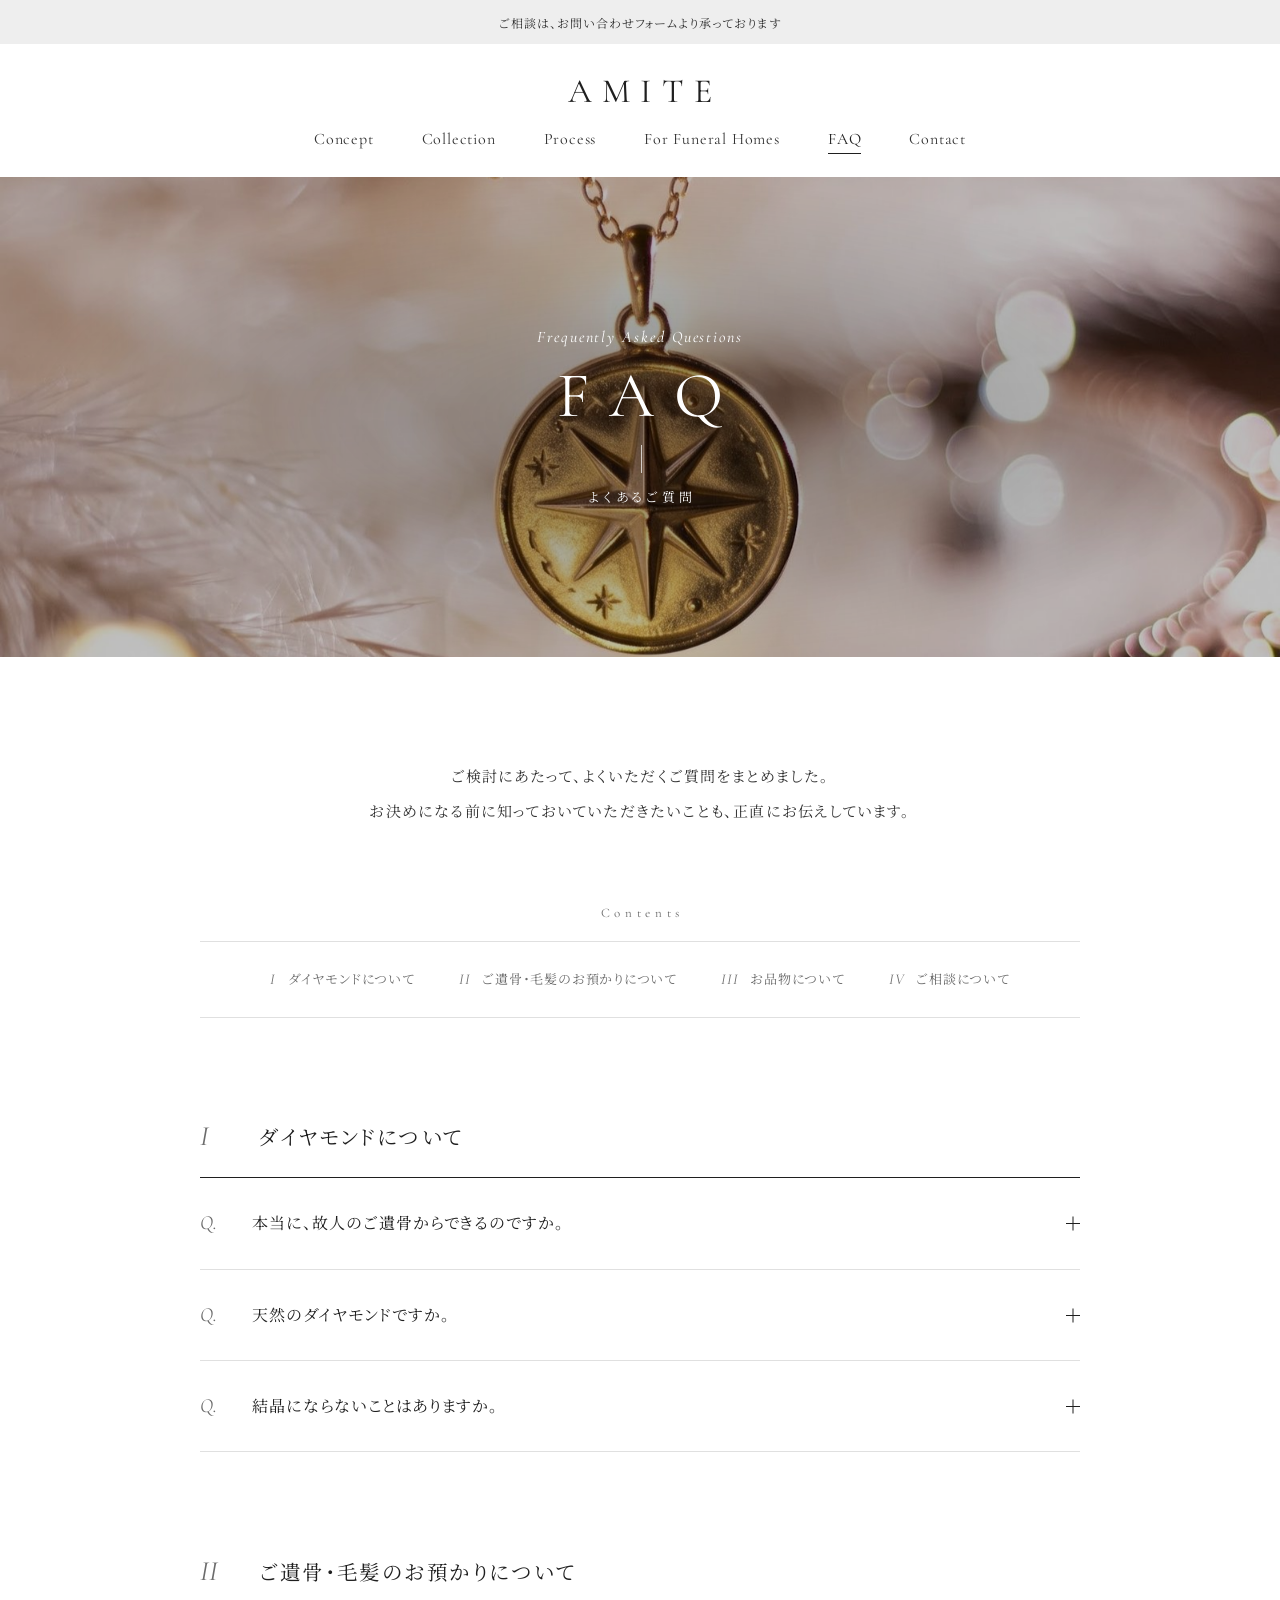
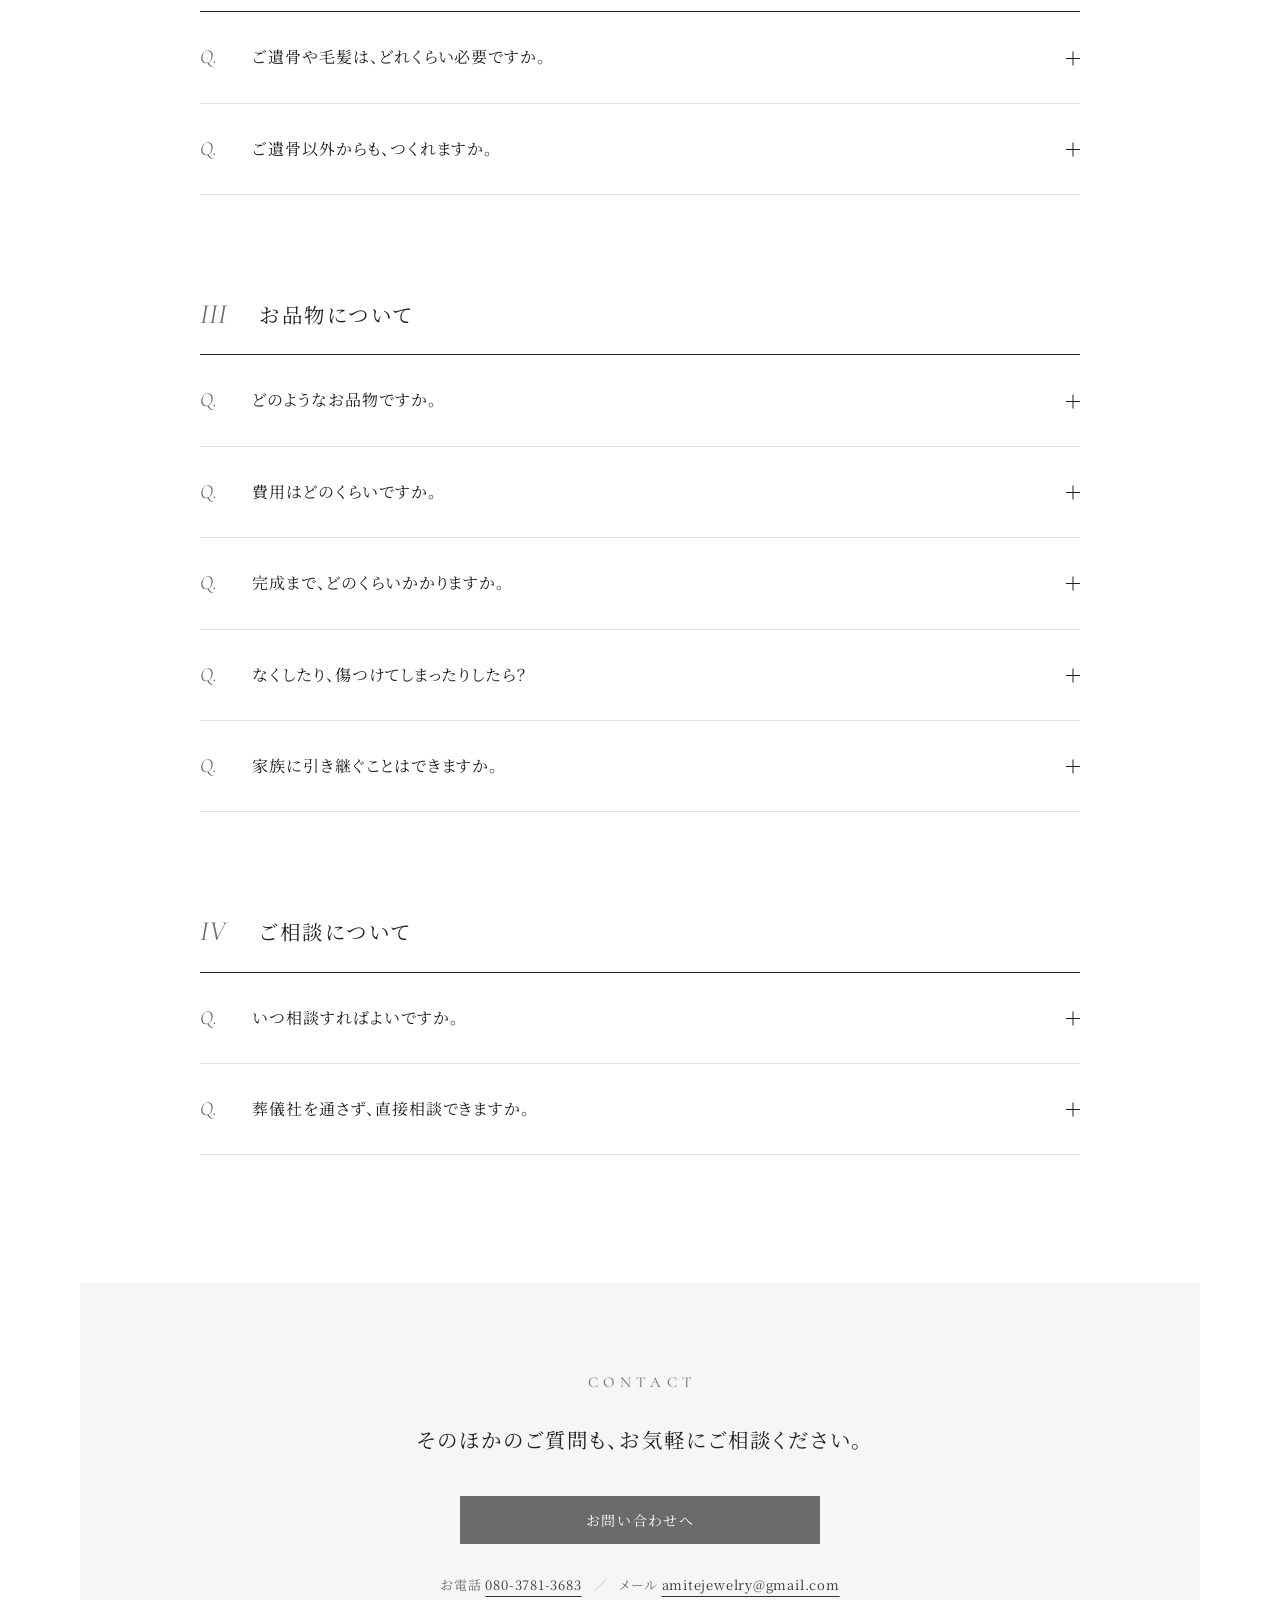
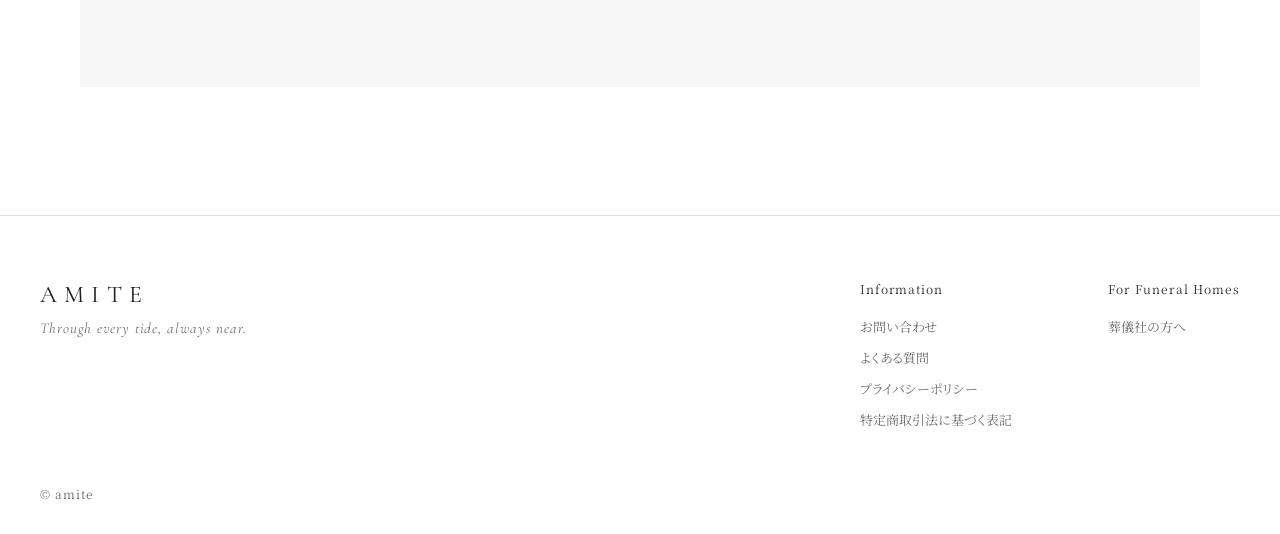
<file: site/faq.html>
<!DOCTYPE html>
<html lang="ja">
<head>
<meta charset="utf-8">
<meta name="viewport" content="width=device-width, initial-scale=1">
<title>よくある質問｜amite</title>
<meta name="description" content="amiteのメモリアルペンダントについて、よくいただくご質問をまとめました。">
<link rel="preconnect" href="https://fonts.googleapis.com">
<link rel="preconnect" href="https://fonts.gstatic.com" crossorigin>
<link href="https://fonts.googleapis.com/css2?family=Cormorant+Garamond:ital,wght@0,400;1,400&family=Noto+Serif+JP:wght@400;600&display=swap" rel="stylesheet">
<link rel="stylesheet" href="css/style.css?v=20261023c">
<script src="js/main.js?v=20261023c" defer></script>
</head>
<body>

<div class="announce">ご相談は、お問い合わせフォームより承っております</div>

<header class="site-header" id="top">
  <a href="index.html" class="logo">AMITE</a>
  <button class="menu-btn" type="button" aria-expanded="false" aria-controls="global-nav" aria-label="メニューを開く"><span></span><span></span></button>
  <nav class="gnav" id="global-nav" aria-label="グローバルナビゲーション">
    <a href="index.html#concept">Concept</a>
    <a href="index.html#collection">Collection</a>
    <a href="index.html#process">Process</a>
    <a href="index.html#funeral">For Funeral Homes</a>
    <a href="faq.html" aria-current="page">FAQ</a>
    <a href="index.html#contact">Contact</a>
  </nav>
</header>

<main class="faq-page">
  <section class="page-hero">
    <img src="assets/motif-star.jpg" alt="" style="object-position:50% 46%">
    <div class="page-hero-shade"></div>
    <div class="page-hero-copy">
      <p class="page-hero-en">Frequently Asked Questions</p>
      <h1 class="page-hero-title">FAQ</h1>
      <p class="page-hero-ja">よくあるご質問</p>
    </div>
  </section>

  <p class="faq-intro">ご検討にあたって、よくいただくご質問をまとめました。<br>お決めになる前に知っておいていただきたいことも、正直にお伝えしています。</p>

  <div class="faq-layout">
    <nav class="faq-index" aria-label="質問の分類">
      <p class="faq-index-title">Contents</p>
      <ol>
        <li><a href="#faq-cat-1" data-scroll="faq-cat-1"><span class="faq-index-num">I</span>ダイヤモンドについて</a></li>
        <li><a href="#faq-cat-2" data-scroll="faq-cat-2"><span class="faq-index-num">II</span>ご遺骨・毛髪のお預かりについて</a></li>
        <li><a href="#faq-cat-3" data-scroll="faq-cat-3"><span class="faq-index-num">III</span>お品物について</a></li>
        <li><a href="#faq-cat-4" data-scroll="faq-cat-4"><span class="faq-index-num">IV</span>ご相談について</a></li>
      </ol>
    </nav>
    <div class="faq-body">
      <section class="faq-group" id="faq-cat-1" aria-labelledby="faq-g1">
        <div class="faq-group-head"><span class="faq-num">I</span><h2 id="faq-g1">ダイヤモンドについて</h2></div>
        <details class="faq-item">
          <summary><span class="faq-q">Q.</span><span class="faq-text">本当に、故人のご遺骨からできるのですか。</span><span class="faq-icon" aria-hidden="true"></span></summary>
          <div class="faq-a"><div class="faq-a-inner"><span class="faq-a-mark">A.</span><div class="faq-a-body">
            <p>ご遺骨に含まれる炭素を取り出し、高温低圧の環境で少しずつ結晶を育てます。技術としては確立されたものです。私たちは製造の各工程で管理番号をお伝えし、検品の証明書をお付けしています。</p>
          </div></div></div>
        </details>
        <details class="faq-item">
          <summary><span class="faq-q">Q.</span><span class="faq-text">天然のダイヤモンドですか。</span><span class="faq-icon" aria-hidden="true"></span></summary>
          <div class="faq-a"><div class="faq-a-inner"><span class="faq-a-mark">A.</span><div class="faq-a-body">
            <p>実験室で生成されるラボグロウンダイヤモンドです。天然ダイヤモンドではありません。</p>
          </div></div></div>
        </details>
        <details class="faq-item">
          <summary><span class="faq-q">Q.</span><span class="faq-text">結晶にならないことはありますか。</span><span class="faq-icon" aria-hidden="true"></span></summary>
          <div class="faq-a"><div class="faq-a-inner"><span class="faq-a-mark">A.</span><div class="faq-a-body">
            <p>ごくまれにあります。これまでのところ、ほとんどの場合は問題なく結晶になっています。万が一そうならなかった場合は、全額をご返金します。ただし、お預かりしたご遺骨はお返しできません。</p>
          </div></div></div>
        </details>
      </section>
      <section class="faq-group" id="faq-cat-2" aria-labelledby="faq-g2">
        <div class="faq-group-head"><span class="faq-num">II</span><h2 id="faq-g2">ご遺骨・毛髪のお預かりについて</h2></div>
        <details class="faq-item">
          <summary><span class="faq-q">Q.</span><span class="faq-text">ご遺骨や毛髪は、どれくらい必要ですか。</span><span class="faq-icon" aria-hidden="true"></span></summary>
          <div class="faq-a"><div class="faq-a-inner"><span class="faq-a-mark">A.</span><div class="faq-a-body">
            <p>約2〜3グラムです。ごく一部で、すべてをお預かりするものではありません。</p>
          </div></div></div>
        </details>
        <details class="faq-item">
          <summary><span class="faq-q">Q.</span><span class="faq-text">ご遺骨以外からも、つくれますか。</span><span class="faq-icon" aria-hidden="true"></span></summary>
          <div class="faq-a"><div class="faq-a-inner"><span class="faq-a-mark">A.</span><div class="faq-a-body">
            <p>毛髪からもおつくりできます。</p>
          </div></div></div>
        </details>
      </section>
      <section class="faq-group" id="faq-cat-3" aria-labelledby="faq-g3">
        <div class="faq-group-head"><span class="faq-num">III</span><h2 id="faq-g3">お品物について</h2></div>
        <details class="faq-item">
          <summary><span class="faq-q">Q.</span><span class="faq-text">どのようなお品物ですか。</span><span class="faq-icon" aria-hidden="true"></span></summary>
          <div class="faq-a"><div class="faq-a-inner"><span class="faq-a-mark">A.</span><div class="faq-a-body">
            <dl class="faq-spec">
            <div><dt>かたち</dt><dd>ペンダント（チェーン付き）</dd></div>
            <div><dt>素材</dt><dd>K18／ご遺骨または毛髪から生成したダイヤモンド</dd></div>
            <div><dt>サイズ</dt><dd>0.3ct・0.5ct・0.7ct・1.0ct</dd></div>
            </dl>
          </div></div></div>
        </details>
        <details class="faq-item">
          <summary><span class="faq-q">Q.</span><span class="faq-text">費用はどのくらいですか。</span><span class="faq-icon" aria-hidden="true"></span></summary>
          <div class="faq-a"><div class="faq-a-inner"><span class="faq-a-mark">A.</span><div class="faq-a-body">
            <p>石のサイズによって異なります。鳥・花・星のかたちは共通の価格です。</p>
            <dl class="faq-spec faq-contact">
              <div><dt>0.3ct</dt><dd>¥341,000（税込）</dd></div>
              <div><dt>0.5ct</dt><dd>¥407,000（税込）</dd></div>
              <div><dt>0.7ct</dt><dd>¥473,000（税込）</dd></div>
              <div><dt>1.0ct</dt><dd>¥539,000（税込）</dd></div>
            </dl>
          </div></div></div>
        </details>
        <details class="faq-item">
          <summary><span class="faq-q">Q.</span><span class="faq-text">完成まで、どのくらいかかりますか。</span><span class="faq-icon" aria-hidden="true"></span></summary>
          <div class="faq-a"><div class="faq-a-inner"><span class="faq-a-mark">A.</span><div class="faq-a-body">
            <p>素材のお預かりから、およそ5か月です。</p>
          </div></div></div>
        </details>
        <details class="faq-item">
          <summary><span class="faq-q">Q.</span><span class="faq-text">なくしたり、傷つけてしまったりしたら？</span><span class="faq-icon" aria-hidden="true"></span></summary>
          <div class="faq-a"><div class="faq-a-inner"><span class="faq-a-mark">A.</span><div class="faq-a-body">
            <p>同じものを作り直すことはできません。この点は、お決めになる前に必ずご承知おきください。</p>
          </div></div></div>
        </details>
        <details class="faq-item">
          <summary><span class="faq-q">Q.</span><span class="faq-text">家族に引き継ぐことはできますか。</span><span class="faq-icon" aria-hidden="true"></span></summary>
          <div class="faq-a"><div class="faq-a-inner"><span class="faq-a-mark">A.</span><div class="faq-a-body">
            <p>お手元に置いたのち、ご自身のお子さまやお孫さまへ引き継いでいくこともできます。</p>
          </div></div></div>
        </details>
      </section>
      <section class="faq-group" id="faq-cat-4" aria-labelledby="faq-g4">
        <div class="faq-group-head"><span class="faq-num">IV</span><h2 id="faq-g4">ご相談について</h2></div>
        <details class="faq-item">
          <summary><span class="faq-q">Q.</span><span class="faq-text">いつ相談すればよいですか。</span><span class="faq-icon" aria-hidden="true"></span></summary>
          <div class="faq-a"><div class="faq-a-inner"><span class="faq-a-mark">A.</span><div class="faq-a-body">
            <p>お急ぎになる必要はありません。納骨時でも、四十九日でも、一周忌でも、十年後でも。ご家族の気持ちが定まったときに、はじめてご相談ください。決めないという選択も、もちろんあります。</p>
          </div></div></div>
        </details>
        <details class="faq-item">
          <summary><span class="faq-q">Q.</span><span class="faq-text">葬儀社を通さず、直接相談できますか。</span><span class="faq-icon" aria-hidden="true"></span></summary>
          <div class="faq-a"><div class="faq-a-inner"><span class="faq-a-mark">A.</span><div class="faq-a-body">
            <p>はい。葬儀社さまの窓口のほか、amiteのご相談窓口でも直接承っております。</p>
            <dl class="faq-spec faq-contact">
            <div><dt>電話</dt><dd><a href="tel:08037813683">080-3781-3683</a></dd></div>
            <div><dt>メール</dt><dd><a href="mailto:amitejewelry@gmail.com">amitejewelry@gmail.com</a></dd></div>
            </dl>
          </div></div></div>
        </details>
      </section>
    </div>
  </div>

  <section class="faq-cta">
    <p class="eyebrow">CONTACT</p>
    <p class="faq-cta-text">そのほかのご質問も、<br class="sp-only">お気軽にご相談ください。</p>
    <a href="index.html#contact" class="btn-primary btn-link">お問い合わせへ</a>
    <p class="faq-cta-sub">お電話 <a href="tel:08037813683">080-3781-3683</a><span class="faq-cta-sep">／</span>メール <a href="mailto:amitejewelry@gmail.com">amitejewelry@gmail.com</a></p>
  </section>
</main>

<footer class="site-footer">
  <div class="footer-top">
    <div class="footer-brand">
      <div class="footer-logo">AMITE</div>
      <div class="footer-tag">Through every tide, always near.</div>
    </div>
    <div class="footer-links">
      <div class="footer-col">
        <div class="footer-col-title">Information</div>
        <a href="index.html#contact">お問い合わせ</a>
        <a href="faq.html">よくある質問</a>
        <a href="#">プライバシーポリシー</a>
        <a href="#">特定商取引法に基づく表記</a>
      </div>
      <div class="footer-col">
        <div class="footer-col-title">For Funeral Homes</div>
        <a href="index.html#funeral">葬儀社の方へ</a>
      </div>
    </div>
  </div>
  <div class="footer-copy">© amite</div>
</footer>

</body>
</html>
</file>
<file: site/css/style.css>
/* amite TOP — DESIGN.md のトークンに準拠 */
:root {
  --c-primary: #1F1F1F;
  --c-secondary: #6B6B6B;
  --c-neutral: #F6F6F6;
  --c-surface: #FFFFFF;
  --c-text: #333333;
  --c-announce: #EEEEEE;
  --c-border: #E0E0E0;
  --c-border-strong: #B5B5B5;
  --c-error: #A84545;
  --f-en: 'Cormorant Garamond', 'Noto Serif JP', serif;
  --f-ja: 'Noto Serif JP', 'Yu Mincho', 'YuMincho', serif;
  --side: clamp(24px, 4vw, 40px);
  --sec-y: clamp(96px, 12vw, 180px);
  --header-h: 150px;
}

*, *::before, *::after { box-sizing: border-box; }
html { scroll-behavior: smooth; -webkit-text-size-adjust: 100%; }
body {
  margin: 0;
  background: var(--c-surface);
  color: var(--c-text);
  font-family: var(--f-ja);
  -webkit-font-smoothing: antialiased;
  font-feature-settings: 'palt' 1;
}
body.is-locked { overflow: hidden; }
img { max-width: 100%; }
button { font-family: inherit; }
::selection { background: var(--c-primary); color: #fff; }
a { color: var(--c-text); text-decoration: underline; text-underline-offset: 6px; text-decoration-thickness: 1px; }
a:hover { color: var(--c-primary); }
:focus-visible { outline: 1px solid var(--c-primary); outline-offset: 4px; }

/* ---------- 共通タイポ ---------- */
.eyebrow { font-family: var(--f-en); font-size: 15px; letter-spacing: 0.36em; color: var(--c-secondary); }
.display { margin: 0; font-weight: 400; font-family: var(--f-en); font-size: 34px; line-height: 44px; letter-spacing: 0.3em; color: var(--c-primary); }
.heading { margin: 0; font-weight: 400; font-size: clamp(24px, 2.4vw, 32px); line-height: 1.7; letter-spacing: 0.12em; color: var(--c-primary); }
.subheading { margin: 0; font-weight: 400; font-size: 20px; line-height: 34px; letter-spacing: 0.06em; color: var(--c-primary); }
.body-lg { margin: 0; font-size: 16px; line-height: 2.1; letter-spacing: 0.05em; text-wrap: pretty; }
.body-md { margin: 0; font-size: 15px; line-height: 30px; letter-spacing: 0.05em; }
br.sp-only { display: none; }
.text-link { align-self: flex-start; font-size: 13px; letter-spacing: 0.1em; }

/* ---------- ボタン ---------- */
.btn-primary {
  width: 100%; max-width: 360px; height: 48px;
  background: var(--c-secondary); color: #fff; border: none;
  font-size: 14px; letter-spacing: 0.12em; cursor: pointer;
  transition: background .3s;
}
.btn-primary:hover { background: var(--c-primary); }
.btn-primary:disabled { opacity: .6; cursor: default; }
.btn-block { max-width: none; }
.btn-link { display: inline-flex; align-items: center; justify-content: center; text-decoration: none; color: #fff; }
.btn-link:hover { color: #fff; }
.btn-outline {
  height: 40px; padding: 0 20px;
  background: transparent; border: 1px solid var(--c-border-strong); color: var(--c-text);
  font-size: 14px; letter-spacing: 0.08em; cursor: pointer;
  transition: border-color .3s;
}
.btn-outline:hover { border-color: var(--c-primary); }
.btn-start { align-self: flex-start; }

/* ---------- スクロール表示 ---------- */
.rv { opacity: 0; transform: translateY(28px); transition: opacity 1.4s ease, transform 1.4s ease; }
.rv-delay { transition-delay: .25s; }
.is-in.rv, .is-in .rv { opacity: 1; transform: none; }

/* ---------- お知らせバー ---------- */
.announce {
  height: 44px; background: var(--c-announce);
  display: flex; align-items: center; justify-content: center;
  padding: 0 16px; text-align: center;
  font-size: 12px; letter-spacing: 0.08em; color: var(--c-text);
}

/* ---------- ヘッダー ---------- */
.site-header {
  position: sticky; top: 0; z-index: 40;
  background: #fff;
  display: flex; flex-direction: column; align-items: center; gap: 16px;
  padding: 28px 40px 22px;
  border-bottom: 1px solid transparent;
  transition: padding .5s ease, border-color .5s ease;
}
.site-header.is-scrolled { padding: 14px 40px 12px; border-bottom-color: var(--c-border); }
.logo {
  font-family: var(--f-en); font-size: 34px; letter-spacing: 0.3em; line-height: 1.2;
  color: var(--c-primary); padding-left: 0.3em; text-decoration: none;
  transition: font-size .5s ease;
}
.is-scrolled .logo { font-size: 24px; }
.gnav {
  display: flex; flex-wrap: wrap; justify-content: center; gap: 12px 48px;
  font-family: var(--f-en); font-size: 16px; letter-spacing: 0.05em;
}
.gnav a {
  color: var(--c-text); text-decoration: none;
  padding-bottom: 4px; border-bottom: 1px solid transparent;
  transition: border-color .3s;
}
.gnav a:hover { border-bottom-color: var(--c-primary); color: var(--c-primary); }
.gnav a[aria-current=page] { border-bottom-color: var(--c-primary); color: var(--c-primary); }
.menu-btn { display: none; }

/* ---------- ヒーロー ---------- */
.hero {
  position: relative;
  height: calc(100vh - var(--header-h)); min-height: 560px; max-height: 960px;
  overflow: hidden; background: #8C8478;
}
.hero-slide {
  position: absolute; inset: 0; width: 100%; height: 100%;
  object-fit: cover; display: block;
  opacity: 0; transform: scale(1.06);
  transition: opacity 1.6s ease, transform 9s ease-out;
}
.hero-slide.is-active { opacity: 1; transform: scale(1); }
.hero-shade { position: absolute; inset: 0; background: linear-gradient(to top, #00000066 0%, #00000000 45%); }
.hero-copy {
  position: absolute; left: clamp(24px, 4vw, 64px); bottom: clamp(40px, 7vh, 72px);
  display: flex; flex-direction: column; gap: 18px; color: #fff;
  opacity: 0; transform: translateY(16px);
  transition: opacity 1.6s ease .3s, transform 1.6s ease .3s;
}
.is-loaded .hero-copy { opacity: 1; transform: none; }
.hero-en { margin: 0; font-family: var(--f-en); font-style: italic; font-size: 19px; letter-spacing: 0.08em; }
.hero-title { margin: 0; font-weight: 400; font-size: clamp(26px, 3vw, 42px); line-height: 1.5; letter-spacing: 0.14em; }
.hero-ctrl {
  position: absolute; right: clamp(24px, 4vw, 64px); bottom: clamp(40px, 7vh, 72px);
  display: flex; align-items: center; gap: 20px; color: #fff;
}
.hero-no { font-family: var(--f-en); font-size: 15px; letter-spacing: 0.2em; }
.hero-prog { width: 96px; height: 1px; background: #FFFFFF59; position: relative; overflow: hidden; }
.hero-prog-bar { position: absolute; left: 0; top: 0; bottom: 0; width: 0; background: #fff; }
.hero-dots { display: flex; gap: 10px; }
.hero-dot {
  width: 8px; height: 8px; padding: 0; border: none; border-radius: 9999px;
  cursor: pointer; background: #FFFFFF80; transition: background .4s;
}
.hero-dot.is-active { background: #fff; }

/* ---------- Concept ---------- */
.concept {
  padding: var(--sec-y) var(--side) var(--sec-y) 0;
  display: grid; grid-template-columns: minmax(0, 5fr) minmax(0, 6fr);
  gap: clamp(40px, 8vw, 140px); align-items: center;
}
.concept-media { aspect-ratio: 4 / 5; overflow: hidden; background: var(--c-neutral); }
.concept-media img { width: 100%; height: 100%; object-fit: cover; display: block; }
.concept-body { display: flex; flex-direction: column; gap: 40px; max-width: 560px; }
.disclosure { display: flex; flex-direction: column; }
.disclosure-panel {
  overflow: hidden; max-height: 0; opacity: 0;
  transition: max-height 1s ease, opacity .8s ease .15s;
}
.disclosure-panel.is-open { opacity: 1; }
.statement {
  margin: 36px 0 0; padding-left: 24px; border-left: 1px solid var(--c-border);
  font-size: 15px; line-height: 2.3; letter-spacing: 0.08em; color: var(--c-text);
}

/* ---------- Collection ---------- */
.collection {
  padding: 0 var(--side) var(--sec-y);
  display: flex; flex-direction: column; gap: 64px;
}
.collection-head {
  display: flex; flex-wrap: wrap; gap: 16px 40px;
  justify-content: space-between; align-items: flex-end;
  border-bottom: 1px solid var(--c-border); padding-bottom: 28px;
}
.collection-head p { margin: 0; font-size: 15px; line-height: 28px; letter-spacing: 0.05em; }
.collection-grid {
  display: grid; grid-template-columns: minmax(0, 7fr) minmax(0, 5fr);
  gap: clamp(40px, 7vw, 120px); align-items: center;
}
.collection-media { position: relative; aspect-ratio: 1 / 1; overflow: hidden; background: var(--c-neutral); }
.motif-img {
  position: absolute; inset: 0; width: 100%; height: 100%;
  object-fit: cover; display: block;
  opacity: 0; transform: scale(1.04);
  transition: opacity 1s ease, transform 1.6s ease;
}
.motif-img.is-active { opacity: 1; transform: scale(1); }
.collection-info { display: flex; flex-direction: column; gap: 40px; }
.motif-picker { display: flex; gap: 28px; }
.motif-btn {
  display: flex; flex-direction: column; align-items: center; gap: 10px;
  background: none; border: none; padding: 0; cursor: pointer; color: var(--c-text);
}
.motif-thumb {
  width: 44px; height: 44px; border-radius: 9999px; padding: 3px;
  border: 1px solid var(--c-border); transition: border-color .3s;
  display: block; overflow: hidden; clip-path: circle(50%);
}
.motif-thumb img {
  width: 100%; height: 100%; border-radius: 9999px;
  object-fit: cover; transform: scale(3.2); display: block;
}
.motif-label { font-size: 12px; letter-spacing: 0.08em; color: var(--c-secondary); }
.motif-btn.is-active .motif-thumb { border-color: var(--c-primary); }
.motif-btn.is-active .motif-label { color: var(--c-primary); }
.motif-panel { display: flex; flex-direction: column; gap: 40px; }
.motif-panel[hidden] { display: none; }
.motif-name { display: flex; flex-direction: column; gap: 6px; }
.motif-en { font-family: var(--f-en); font-size: 44px; letter-spacing: 0.12em; line-height: 1.1; color: var(--c-primary); }
.motif-meta { display: flex; gap: 16px; font-size: 13px; letter-spacing: 0.08em; color: var(--c-secondary); }
.motif-desc { display: flex; flex-direction: column; gap: 4px; font-size: 16px; line-height: 2; letter-spacing: 0.05em; min-height: 128px; }
.motif-desc p { margin: 0; }

.price { display: flex; flex-direction: column; gap: 14px; border-top: 1px solid var(--c-border); padding-top: 24px; }
.price-title { font-family: var(--f-en); font-size: 13px; letter-spacing: 0.36em; color: var(--c-secondary); }
.price-list { margin: 0; font-variant-numeric: lining-nums; display: grid; grid-template-columns: repeat(2, minmax(0, 1fr)); gap: 10px 32px; }
.price-list div { display: flex; justify-content: space-between; align-items: baseline; gap: 12px; padding-bottom: 8px; border-bottom: 1px solid #EDEDED; }
.price-list dt { font-family: var(--f-en); font-size: 16px; letter-spacing: 0.06em; color: var(--c-secondary); }
.price-list dd { margin: 0; font-family: var(--f-en); font-size: 19px; letter-spacing: 0.04em; color: var(--c-primary); }
.price-list dd span { font-family: var(--f-ja); font-size: 11px; letter-spacing: 0.04em; color: var(--c-secondary); }
.price-note { margin: 0; font-size: 12px; letter-spacing: 0.06em; color: var(--c-secondary); }

/* ---------- Engraving ---------- */
.engraving {
  background: var(--c-neutral);
  padding: clamp(96px, 11vw, 170px) var(--side);
  display: grid; grid-template-columns: repeat(2, minmax(0, 1fr));
  gap: clamp(48px, 7vw, 120px); align-items: start;
}
.engraving-body { display: flex; flex-direction: column; gap: 36px; padding-left: clamp(0px, 4vw, 80px); max-width: 560px; }
.engraving .note { margin: 0; font-size: 14px; line-height: 2; letter-spacing: 0.05em; color: var(--c-secondary); }
.sheet-qs { display: flex; flex-direction: column; gap: 20px; }
.sheet-qs-lead { margin: 0; font-size: 13px; letter-spacing: 0.16em; color: var(--c-secondary); }
.questions { margin: 0; padding: 0; list-style: none; display: flex; flex-direction: column; }
.questions > li {
  display: grid; grid-template-columns: 56px minmax(0, 1fr); gap: 16px;
  padding: 30px 0; border-top: 1px solid #D6D6D6;
}
.questions > li:last-child { border-bottom: 1px solid #D6D6D6; }
.q-no { font-size: 20px; line-height: 1.6; color: var(--c-secondary); }
.q-body { display: flex; flex-direction: column; gap: 8px; }
.q-text { font-size: clamp(17px, 1.5vw, 20px); line-height: 1.6; letter-spacing: 0.1em; color: var(--c-primary); }
.q-sub { font-size: 14px; line-height: 2; letter-spacing: 0.05em; color: var(--c-secondary); }
.q-words { margin: 2px 0 0; padding: 0; list-style: none; display: grid; grid-template-columns: repeat(3, max-content); gap: 10px 32px; }
.q-words li { display: flex; align-items: center; gap: 8px; font-size: 14px; letter-spacing: 0.06em; color: var(--c-text); }
.q-words li::before { content: ''; width: 12px; height: 12px; border: 1px solid #A8A8A8; flex: none; }
.q-group { margin-top: 10px; font-size: 12px; letter-spacing: 0.12em; color: var(--c-secondary); }
.q-words-2 { grid-template-columns: repeat(2, max-content); }
.sheet-dl { align-self: flex-start; font-size: 13px; letter-spacing: 0.1em; }
.step-panel .sheet-dl { display: inline-block; margin-top: 4px; }
.sheet-qs-note { margin: 0; font-size: 13px; line-height: 2; letter-spacing: 0.05em; color: var(--c-secondary); }

/* ---------- Process ---------- */
.process {
  padding: clamp(96px, 10vw, 160px) var(--side);
  border-top: 1px solid var(--c-border);
  display: flex; flex-direction: column; gap: 56px;
}
.process-head { display: flex; flex-wrap: wrap; gap: 24px 40px; justify-content: space-between; align-items: flex-end; }
.process-lead { display: flex; flex-direction: column; gap: 20px; }
.process-lead p { margin: 0; font-size: 16px; line-height: 32px; letter-spacing: 0.05em; }
.steps { display: grid; grid-template-columns: repeat(4, minmax(0, 1fr)); gap: 32px 16px; }
.step {
  text-align: left; background: none; border: none;
  border-top: 1px solid var(--c-border); padding: 20px 0 0; cursor: pointer;
  display: flex; flex-direction: column; gap: 8px; transition: border-color .4s;
}
.step-n { font-family: var(--f-en); font-size: 16px; letter-spacing: 0.1em; color: var(--c-secondary); transition: color .4s; }
.step-t { font-size: 15px; letter-spacing: 0.05em; color: var(--c-secondary); transition: color .4s; }
.step.is-done { border-top-color: var(--c-primary); }
.step.is-active .step-n, .step.is-active .step-t { color: var(--c-primary); }
.process-detail {
  display: grid; grid-template-columns: minmax(0, 5fr) minmax(0, 7fr);
  gap: clamp(40px, 7vw, 120px); align-items: center;
}
.step-panel { display: flex; flex-direction: column; gap: 20px; }
.step-panel[hidden] { display: none; }
.step-big { font-family: var(--f-en); font-size: 72px; line-height: 1; letter-spacing: 0.04em; color: var(--c-primary); }
.step-title { font-size: 20px; line-height: 34px; letter-spacing: 0.06em; color: var(--c-primary); }
.step-panel p { margin: 0; font-size: 15px; line-height: 30px; letter-spacing: 0.05em; min-height: 60px; }
.process-media { position: relative; aspect-ratio: 3 / 2; overflow: hidden; background: var(--c-neutral); }
.process-photo { width: 100%; height: 100%; object-fit: cover; display: block; transition: opacity .8s ease; }
.sheet-preview { position: absolute; inset: 0; background: #EFEEEA; opacity: 0; transition: opacity .8s ease; pointer-events: none; }
.sheet-page {
  position: absolute; top: 6%; height: 70%; width: auto; aspect-ratio: 990 / 1400; object-fit: cover;
  box-shadow: 0 18px 40px #0000001F, 0 2px 6px #00000014; transition: transform 1.2s ease;
}
.sheet-page-1 { left: 22%; transform: rotate(-5deg) translateY(10px); }
.sheet-page-2 { left: 44%; transform: rotate(2deg); }
.sheet-caption { position: absolute; left: 0; right: 0; bottom: 5%; text-align: center; font-size: 12px; letter-spacing: 0.14em; color: var(--c-secondary); }
.process-detail.is-sheet .process-photo { opacity: 0; }
.process-detail.is-sheet .sheet-preview { opacity: 1; pointer-events: auto; }
.sheet-preview { display: block; text-decoration: none; }
.sheet-preview:hover .sheet-page-2 { transform: rotate(2deg) translate(6px, -6px); }
.process-detail.is-sheet .sheet-page-1 { transform: rotate(-6deg) translate(-4px, 4px); }
.process-detail.is-sheet .sheet-page-2 { transform: rotate(3deg) translateX(6px); }

/* ---------- Booklet / Funeral ---------- */
.info {
  margin: 0 var(--side);
  border-top: 1px solid var(--c-border); border-bottom: 1px solid var(--c-border);
  display: grid; grid-template-columns: repeat(2, minmax(0, 1fr));
}
.info-col { padding: clamp(48px, 6vw, 88px) clamp(24px, 5vw, 80px); display: flex; flex-direction: column; gap: 24px; }
.info-booklet { border-right: 1px solid var(--c-border); }
.booklet-frame {
  background: var(--c-neutral); height: 460px; margin-bottom: 16px;
  display: flex; align-items: center; justify-content: center;
  padding: 32px; overflow: hidden;
}
.booklet-frame img { height: 100%; width: auto; max-width: 100%; object-fit: contain; display: block; }
.cta-group { display: flex; flex-direction: column; align-items: flex-start; gap: 20px; margin-top: 8px; }
.cta-main { height: 48px; min-width: 280px; padding: 0 28px; }
.cta-links { display: flex; flex-wrap: wrap; gap: 12px 32px; }
.cta-links .text-link { font-size: 13px; letter-spacing: 0.1em; }
.fh-message {
  margin-top: 8px; padding-left: 24px; border-left: 1px solid var(--c-border);
  display: flex; flex-direction: column; gap: 16px;
  font-size: 14px; line-height: 2.1; letter-spacing: 0.05em; color: var(--c-text);
}
.fh-message p { margin: 0; }
.fh-message dl { margin: 0; display: flex; flex-direction: column; gap: 14px; }
.fh-message dl > div { display: flex; flex-direction: column; gap: 2px; }
.fh-message dt { color: var(--c-primary); font-weight: 600; letter-spacing: 0.08em; }
.fh-message dd { margin: 0 0 0 1em; color: var(--c-secondary); }

.booklet-open { width: 100%; border: none; cursor: pointer; position: relative; font-family: inherit; }
.booklet-open img { transition: transform .8s ease; }
.booklet-open:hover img { transform: translateY(-4px); }
.booklet-hint {
  position: absolute; right: 16px; bottom: 16px;
  font-family: var(--f-en); font-size: 12px; letter-spacing: 0.2em; color: var(--c-secondary);
  padding: 6px 12px; background: #FFFFFFE6; transition: color .3s;
}
.booklet-open:hover .booklet-hint { color: var(--c-primary); }
.link-btn { background: none; border: none; padding: 0; cursor: pointer; font-family: inherit; color: var(--c-text); text-decoration: underline; text-underline-offset: 6px; text-decoration-thickness: 1px; }
.link-btn:hover { color: var(--c-primary); }

/* ---------- 冊子ビューア ---------- */
.bk-viewer {
  position: fixed; inset: 0; z-index: 70; background: #161616;
  opacity: 0; visibility: hidden; transition: opacity .5s ease, visibility 0s linear .5s;
}
.bk-viewer.is-open { opacity: 1; visibility: visible; transition: opacity .5s ease; }
.bk-panel { height: 100%; display: flex; flex-direction: column; padding: 20px clamp(16px, 4vw, 48px) 24px; color: #fff; }
.bk-head { display: flex; justify-content: space-between; align-items: baseline; gap: 16px; }
.bk-title { display: flex; flex-wrap: wrap; align-items: baseline; gap: 4px 16px; }
.bk-title-en { font-family: var(--f-en); font-size: 20px; letter-spacing: 0.3em; }
.bk-title-ja { font-size: 12px; letter-spacing: 0.1em; color: #FFFFFFB3; }
.bk-close { flex: none; white-space: nowrap; background: none; border: none; padding: 0; cursor: pointer; font-family: inherit; font-size: 13px; letter-spacing: 0.08em; color: #FFFFFFCC; text-decoration: underline; text-underline-offset: 5px; }
.bk-close:hover { color: #fff; }
.bk-stage { position: relative; flex: 1; min-height: 0; margin: 20px 0 16px; }
.bk-book { position: absolute; inset: 0; }
/* StPageFlip（MIT）の表示用スタイル */
.bk-book.stf__parent { position: absolute; inset: 0; transform: translateZ(0); touch-action: pan-y; }
.bk-book .stf__wrapper { position: absolute; inset: 0; padding: 0 !important; }
.bk-book .stf__block { position: absolute; width: 100%; height: 100%; perspective: 2000px; }
.bk-book .stf__item { display: none; position: absolute; transform-style: preserve-3d; }
.bk-book .stf__outerShadow, .bk-book .stf__innerShadow, .bk-book .stf__hardShadow, .bk-book .stf__hardInnerShadow { position: absolute; left: 0; top: 0; }
.bk-page { background: #fff; overflow: hidden; }
.bk-page img { width: 100%; height: 100%; object-fit: contain; display: block; user-select: none; -webkit-user-drag: none; }
.bk-loading { position: absolute; inset: 0; display: flex; align-items: center; justify-content: center; font-size: 12px; letter-spacing: 0.1em; color: #FFFFFF99; pointer-events: none; }
.bk-viewer.is-ready .bk-loading { display: none; }
.bk-foot { display: flex; justify-content: center; align-items: center; gap: 28px; }
.bk-nav {
  width: 44px; height: 44px; border: 1px solid #FFFFFF59; border-radius: 9999px; background: none; color: #fff;
  font-family: var(--f-en); font-size: 18px; cursor: pointer; transition: border-color .3s, background .3s;
}
.bk-nav:hover { border-color: #fff; background: #FFFFFF14; }
.bk-nav:disabled { opacity: .3; cursor: default; }
.bk-count { min-width: 64px; text-align: center; font-family: var(--f-en); font-size: 15px; letter-spacing: 0.2em; font-variant-numeric: lining-nums; }
.bk-links { display: flex; flex-wrap: wrap; justify-content: center; gap: 12px 32px; margin-top: 16px; }
.bk-links .text-link, .bk-links .link-btn { color: #FFFFFFCC; font-size: 13px; letter-spacing: 0.1em; }
.bk-links .text-link:hover, .bk-links .link-btn:hover { color: #fff; }

/* ---------- Contact ---------- */
.contact {
  padding: var(--sec-y) 24px;
  display: flex; flex-direction: column; align-items: center; gap: 44px;
}
.contact .display { padding-left: 0.3em; }
.contact p { margin: 0; font-size: 17px; line-height: 2; letter-spacing: 0.06em; text-align: center; color: var(--c-primary); }

/* ---------- FAQ ---------- */
section[id] { scroll-margin-top: 120px; }
.faq-page { padding-bottom: clamp(96px, 10vw, 160px); }

.page-hero { position: relative; height: clamp(320px, 38vw, 480px); overflow: hidden; background: #8C8478; }
.page-hero img { position: absolute; inset: 0; width: 100%; height: 100%; object-fit: cover; display: block; transform: scale(1.04); animation: page-hero-in 2.4s ease forwards; }
.page-hero-shade { position: absolute; inset: 0; background: radial-gradient(ellipse at center, #00000073 0%, #00000040 70%); }
.page-hero-copy {
  position: absolute; inset: 0; display: flex; flex-direction: column; align-items: center; justify-content: center;
  gap: 14px; color: #fff; text-align: center;
  opacity: 0; animation: page-hero-copy-in 1.6s ease .3s forwards;
}
.page-hero-en { margin: 0; font-family: var(--f-en); font-style: italic; font-size: 16px; letter-spacing: 0.12em; }
.page-hero-title { margin: 0; font-weight: 400; font-family: var(--f-en); font-size: clamp(44px, 5vw, 64px); line-height: 1.1; letter-spacing: 0.32em; padding-left: 0.32em; }
.page-hero-ja { margin: 0; font-size: 13px; letter-spacing: 0.3em; padding-left: 0.3em; }
.page-hero-ja::before { content: ''; display: block; width: 1px; height: 28px; margin: 0 auto 14px; background: #FFFFFFB3; }
@keyframes page-hero-in { to { transform: scale(1); } }
@keyframes page-hero-copy-in { from { opacity: 0; transform: translateY(12px); } to { opacity: 1; transform: none; } }

.faq-intro {
  margin: 0 auto; max-width: 720px; padding: clamp(72px, 8vw, 120px) var(--side) clamp(56px, 6vw, 96px);
  text-align: center; font-size: 15px; line-height: 2.3; letter-spacing: 0.08em; color: var(--c-text);
}

.faq-layout {
  max-width: calc(880px + var(--side) * 2); margin: 0 auto; padding: 0 var(--side);
  display: flex; flex-direction: column; gap: clamp(72px, 8vw, 112px);
}
.faq-index { display: flex; flex-direction: column; align-items: center; gap: 20px; }
.faq-index-title { margin: 0; padding-left: 0.36em; font-family: var(--f-en); font-size: 13px; letter-spacing: 0.36em; color: var(--c-secondary); }
.faq-index ol { margin: 0; padding: 24px 0; list-style: none; display: flex; flex-wrap: wrap; justify-content: center; gap: 12px 44px; width: 100%; border-top: 1px solid var(--c-border); border-bottom: 1px solid var(--c-border); }
.faq-index a { display: flex; gap: 12px; align-items: baseline; font-size: 13px; line-height: 1.8; letter-spacing: 0.06em; color: var(--c-secondary); text-decoration: none; transition: color .3s; }
.faq-index a:hover { color: var(--c-primary); }
.faq-index-num { font-family: var(--f-en); font-style: italic; font-size: 15px; }

.faq-body { display: flex; flex-direction: column; gap: clamp(72px, 8vw, 112px); }
.faq-group { display: flex; flex-direction: column; }
.faq-group-head { display: flex; align-items: baseline; gap: 20px; padding-bottom: 24px; border-bottom: 1px solid var(--c-primary); }
.faq-num { font-family: var(--f-en); font-style: italic; font-size: 28px; line-height: 1; color: var(--c-secondary); min-width: 1.4em; }
.faq-group-head h2 { margin: 0; font-weight: 400; font-size: clamp(18px, 1.6vw, 21px); line-height: 1.6; letter-spacing: 0.12em; color: var(--c-primary); }

.faq-item { border-bottom: 1px solid var(--c-border); }
.faq-item summary {
  list-style: none; cursor: pointer;
  display: grid; grid-template-columns: 40px minmax(0, 1fr) 20px; gap: 12px; align-items: baseline;
  padding: 30px 0; font-size: 16px; line-height: 1.9; letter-spacing: 0.06em; color: var(--c-primary);
  transition: color .3s;
}
.faq-item summary::-webkit-details-marker { display: none; }
.faq-item summary:hover .faq-text { color: var(--c-secondary); }
.faq-text { transition: color .3s; }
.faq-q, .faq-a-mark { font-family: var(--f-en); font-style: italic; font-size: 20px; line-height: 1; color: var(--c-secondary); }
.faq-icon { position: relative; width: 14px; height: 14px; justify-self: end; align-self: center; }
.faq-icon::before, .faq-icon::after { content: ''; position: absolute; left: 0; right: 0; top: 50%; height: 1px; background: var(--c-primary); transition: transform .5s ease, opacity .5s ease; }
.faq-icon::after { transform: rotate(90deg); }
.faq-item.is-open .faq-icon::after { transform: rotate(0deg); opacity: 0; }
.faq-a { overflow: hidden; transition: height .5s ease; }
.faq-a-inner { display: grid; grid-template-columns: 40px minmax(0, 1fr); gap: 12px; padding: 0 32px 36px 0; }
.faq-a-mark { padding-top: 6px; }
.faq-a-body { font-size: 15px; line-height: 2.2; letter-spacing: 0.06em; color: var(--c-text); }
.faq-a-body p { margin: 0; }
.faq-a-body a { color: var(--c-primary); }
.faq-spec { margin: 0; display: flex; flex-direction: column; gap: 8px; }
.faq-spec div { display: grid; grid-template-columns: 5em minmax(0, 1fr); gap: 16px; }
.faq-spec dt { color: var(--c-secondary); }
.faq-spec dd { margin: 0; }
.faq-contact { margin-top: 16px; padding-top: 16px; border-top: 1px solid var(--c-border); }

.faq-cta {
  margin: clamp(96px, 10vw, 160px) auto 0; max-width: 1120px; width: calc(100% - var(--side) * 2);
  background: var(--c-neutral); padding: clamp(64px, 7vw, 104px) 24px;
  display: flex; flex-direction: column; align-items: center; gap: 28px; text-align: center;
}
.faq-cta .eyebrow { margin: 0; padding-left: 0.36em; }
.faq-cta-text { margin: 0; font-size: clamp(18px, 1.6vw, 21px); line-height: 2; letter-spacing: 0.1em; color: var(--c-primary); }
.faq-cta .btn-primary { margin-top: 8px; }
.faq-cta-sub { margin: 0; font-size: 13px; line-height: 2; letter-spacing: 0.06em; color: var(--c-secondary); }
.faq-cta-sub a { color: var(--c-text); }
.faq-cta-sep { margin: 0 12px; color: var(--c-border-strong); }

/* ---------- Footer ---------- */
.site-footer {
  border-top: 1px solid var(--c-border);
  padding: 64px var(--side) 32px;
  display: flex; flex-direction: column; gap: 56px;
}
.footer-top { display: flex; flex-wrap: wrap; gap: 40px; justify-content: space-between; }
.footer-brand { display: flex; flex-direction: column; gap: 10px; }
.footer-logo { font-family: var(--f-en); font-size: 24px; letter-spacing: 0.3em; color: var(--c-primary); }
.footer-tag { font-family: var(--f-en); font-style: italic; font-size: 15px; letter-spacing: 0.06em; color: var(--c-secondary); }
.footer-links { display: flex; gap: 96px; flex-wrap: wrap; }
.footer-col { display: flex; flex-direction: column; gap: 12px; }
.footer-col-title { font-size: 12px; letter-spacing: 0.08em; margin-bottom: 8px; }
.footer-col a { font-size: 13px; color: var(--c-secondary); text-decoration: none; }
.footer-col a:hover { color: var(--c-primary); }
.footer-copy { font-size: 12px; letter-spacing: 0.08em; color: var(--c-secondary); }

/* ---------- お問い合わせモーダル ---------- */
.modal {
  position: fixed; inset: 0; z-index: 80;
  background: #1F1F1F66;
  display: flex; justify-content: center; align-items: flex-start;
  overflow-y: auto; padding: 56px 16px;
  opacity: 0; pointer-events: none; visibility: hidden;
  transition: opacity .5s ease, visibility 0s linear .5s;
}
.modal.is-open { opacity: 1; pointer-events: auto; visibility: visible; transition: opacity .5s ease; }
.modal-panel {
  width: 100%; max-width: 560px; background: #fff;
  border: 1px solid var(--c-border-strong);
  padding: 40px 36px;
  display: flex; flex-direction: column; gap: 28px;
  transform: translateY(24px); transition: transform .6s ease;
}
.modal.is-open .modal-panel { transform: none; }
.modal-head { display: flex; justify-content: space-between; align-items: baseline; }
.modal-title { font-family: var(--f-en); font-size: 28px; letter-spacing: 0.3em; color: var(--c-primary); }
.modal-close {
  background: none; border: none; padding: 0; cursor: pointer;
  font-size: 13px; letter-spacing: 0.08em; color: var(--c-secondary);
  text-decoration: underline; text-underline-offset: 5px;
}
.modal-done { display: flex; flex-direction: column; gap: 32px; padding: 24px 0; }
.modal-done[hidden] { display: none; }
.modal-done p { margin: 0; font-size: 16px; line-height: 2; letter-spacing: 0.05em; }
.modal-done .btn-outline { align-self: flex-start; }

.contact-form { display: flex; flex-direction: column; gap: 24px; }
.contact-form[hidden] { display: none; }
.form-lead { margin: 0; font-size: 14px; line-height: 2; letter-spacing: 0.05em; color: var(--c-secondary); }
.form-notice { margin: 0; padding: 14px 16px; background: var(--c-neutral); font-size: 13px; line-height: 1.9; letter-spacing: 0.05em; color: var(--c-text); }
.form-notice[hidden] { display: none; }
.field { display: flex; flex-direction: column; gap: 8px; margin: 0; padding: 0; border: none; min-width: 0; }
.field[hidden] { display: none; }
.field-label { font-size: 12px; letter-spacing: 0.08em; padding: 0; margin-bottom: 8px; }
label.field .field-label { margin-bottom: 0; }
.field input:not([type=checkbox]), .field textarea {
  height: 44px; border: 1px solid var(--c-border-strong);
  padding: 10px 12px; font-family: inherit; font-size: 15px; color: var(--c-text);
  border-radius: 0; outline: none; background: #fff; -webkit-appearance: none; appearance: none;
}
.field textarea { height: auto; line-height: 1.9; resize: vertical; }
.field input:focus, .field textarea:focus { border-color: var(--c-primary); }
.field .is-invalid { border-color: var(--c-error); }
.field-err { font-size: 12px; color: var(--c-error); }
.field-err:empty { display: none; }
.chips { display: flex; flex-wrap: wrap; gap: 8px; }
.chip {
  height: 40px; padding: 0 20px;
  border: 1px solid var(--c-border-strong); background: transparent; color: var(--c-text);
  font-size: 14px; letter-spacing: 0.08em; cursor: pointer; transition: all .3s;
}
.chip { min-height: 40px; height: auto; padding: 8px 18px; line-height: 1.6; text-align: left; }
.other-input[hidden] { display: none; }
.field-help { font-size: 12px; line-height: 1.9; letter-spacing: 0.04em; color: var(--c-secondary); }
.chip.is-on { border-color: var(--c-primary); background: var(--c-primary); color: #fff; }
.agree { display: flex; gap: 12px; align-items: center; font-size: 13px; letter-spacing: 0.05em; cursor: pointer; }
.agree input { width: 18px; height: 18px; accent-color: var(--c-primary); margin: 0; flex: none; }

/* ---------- レスポンシブ ---------- */
@media (max-width: 1080px) {
  .engraving { grid-template-columns: minmax(0, 1fr); }
  .engraving-body { padding-left: 0; }
}

@media (max-width: 900px) {
  .faq-index ol { justify-content: flex-start; gap: 12px 28px; }
  .faq-index { align-items: flex-start; }
  .info { grid-template-columns: minmax(0, 1fr); }
  .info-booklet { border-right: none; border-bottom: 1px solid var(--c-border); }
  .concept { grid-template-columns: minmax(0, 1fr); padding: 88px var(--side) 96px; gap: 48px; }
  .concept-media { margin-left: calc(var(--side) * -1); margin-right: 15%; }
  .concept-body { max-width: none; }
  .collection-grid, .process-detail { grid-template-columns: minmax(0, 1fr); gap: 48px; }
}

@media (max-width: 760px) {
  :root { --header-h: 108px; }
  .announce { height: auto; min-height: 40px; padding: 10px 16px; font-size: 11px; }

  .site-header {
    flex-direction: row; justify-content: center;
    padding: 18px 20px 16px;
  }
  .site-header.is-scrolled { padding: 12px 20px 10px; }
  .logo { font-size: 28px; }
  .is-scrolled .logo { font-size: 22px; }
  .menu-btn {
    display: block; position: absolute; right: 12px; top: 50%; transform: translateY(-50%);
    width: 44px; height: 44px; background: none; border: none; padding: 0; cursor: pointer;
  }
  .menu-btn span {
    position: absolute; left: 12px; right: 12px; height: 1px; background: var(--c-primary);
    transition: transform .4s ease, top .4s ease;
  }
  .menu-btn span:nth-child(1) { top: 18px; }
  .menu-btn span:nth-child(2) { top: 25px; }
  .menu-btn[aria-expanded=true] span:nth-child(1) { top: 22px; transform: rotate(35deg); }
  .menu-btn[aria-expanded=true] span:nth-child(2) { top: 22px; transform: rotate(-35deg); }
  .gnav {
    position: absolute; left: 0; right: 0; top: 100%;
    flex-direction: column; align-items: center; gap: 0;
    background: #fff; border-bottom: 1px solid var(--c-border);
    font-size: 18px;
    max-height: 0; overflow: hidden; visibility: hidden;
    transition: max-height .5s ease, visibility 0s linear .5s;
  }
  .gnav.is-open { max-height: 420px; visibility: visible; transition: max-height .5s ease; }
  .gnav a { padding: 14px 0; border-bottom: none; }
  .gnav a:first-child { margin-top: 12px; }
  .gnav a:last-child { margin-bottom: 20px; }

  .hero { height: calc(100svh - var(--header-h) - 40px); min-height: 480px; }
  .hero-copy { left: 24px; right: 24px; bottom: 84px; gap: 12px; }
  .hero-en { font-size: 16px; }
  br.sp-only { display: inline; }
  .hero-ctrl { left: 24px; right: auto; bottom: 36px; gap: 16px; }

  .display { font-size: 28px; line-height: 38px; letter-spacing: 0.24em; }
  .concept { padding-top: 72px; padding-bottom: 80px; }
  .concept-body { gap: 32px; }
  .body-lg { font-size: 15px; line-height: 2.1; }
  .collection { gap: 40px; padding-bottom: 96px; }
  .collection-info { gap: 32px; }
  .motif-panel { gap: 28px; }
  .motif-en { font-size: 36px; }
  .motif-desc { font-size: 15px; min-height: 0; }
  .price-list { grid-template-columns: minmax(0, 1fr); }
  .engraving { padding-top: 88px; padding-bottom: 88px; gap: 40px; }
  .engraving-body { gap: 28px; }
  .questions > li { grid-template-columns: 36px minmax(0, 1fr); gap: 10px; padding: 24px 0; }
  .q-words { grid-template-columns: repeat(2, max-content); gap: 10px 20px; }
  .q-words-2 { grid-template-columns: minmax(0, 1fr); }
  .sheet-caption { font-size: 11px; }
  .process { padding-top: 88px; padding-bottom: 88px; gap: 40px; }
  .steps { grid-template-columns: repeat(2, minmax(0, 1fr)); gap: 24px 16px; }
  .step { padding-top: 14px; }
  .step-t { font-size: 14px; }
  .step-big { font-size: 56px; }
  .step-title { font-size: 18px; line-height: 30px; }
  .info { margin: 0; border-left: none; border-right: none; }
  .info-col { padding: 64px 24px; }
  .cta-group { align-items: stretch; }
  .cta-main { min-width: 0; width: 100%; }
  .booklet-frame { height: 380px; padding: 28px; margin-bottom: 16px; }
  .fh-message { padding-left: 16px; }
  .contact { padding: 96px 24px; gap: 36px; }
  .contact p { font-size: 15px; }
  .page-hero { height: 280px; }
  .faq-intro { font-size: 14px; text-align: left; }
  .faq-intro br:not(.sp-only) { display: none; }
  .faq-item summary { font-size: 15px; padding: 24px 0; grid-template-columns: 28px minmax(0, 1fr) 14px; gap: 8px; }
  .faq-a-inner { grid-template-columns: 28px minmax(0, 1fr); gap: 8px; padding: 0 0 28px; }
  .faq-a-body { font-size: 14px; }
  .faq-q, .faq-a-mark { font-size: 18px; }
  .faq-cta { width: 100%; }
  .faq-cta-sep { display: block; height: 0; overflow: hidden; }
  .footer-links { gap: 48px; }
  .modal { padding: 24px 12px; }
  .modal-panel { padding: 32px 22px; gap: 24px; }
  .modal-title { font-size: 24px; letter-spacing: 0.24em; }
}

@media (max-width: 380px) {
  .hero-title { font-size: 23px; letter-spacing: 0.1em; }
  .chip { padding: 8px 14px; }
}

@media (prefers-reduced-motion: reduce) {
  html { scroll-behavior: auto; }
  .rv, .hero-copy { opacity: 1 !important; transform: none !important; transition: none !important; }
  .hero-slide, .motif-img { transition: opacity .6s ease; transform: none !important; }
}
</file>
